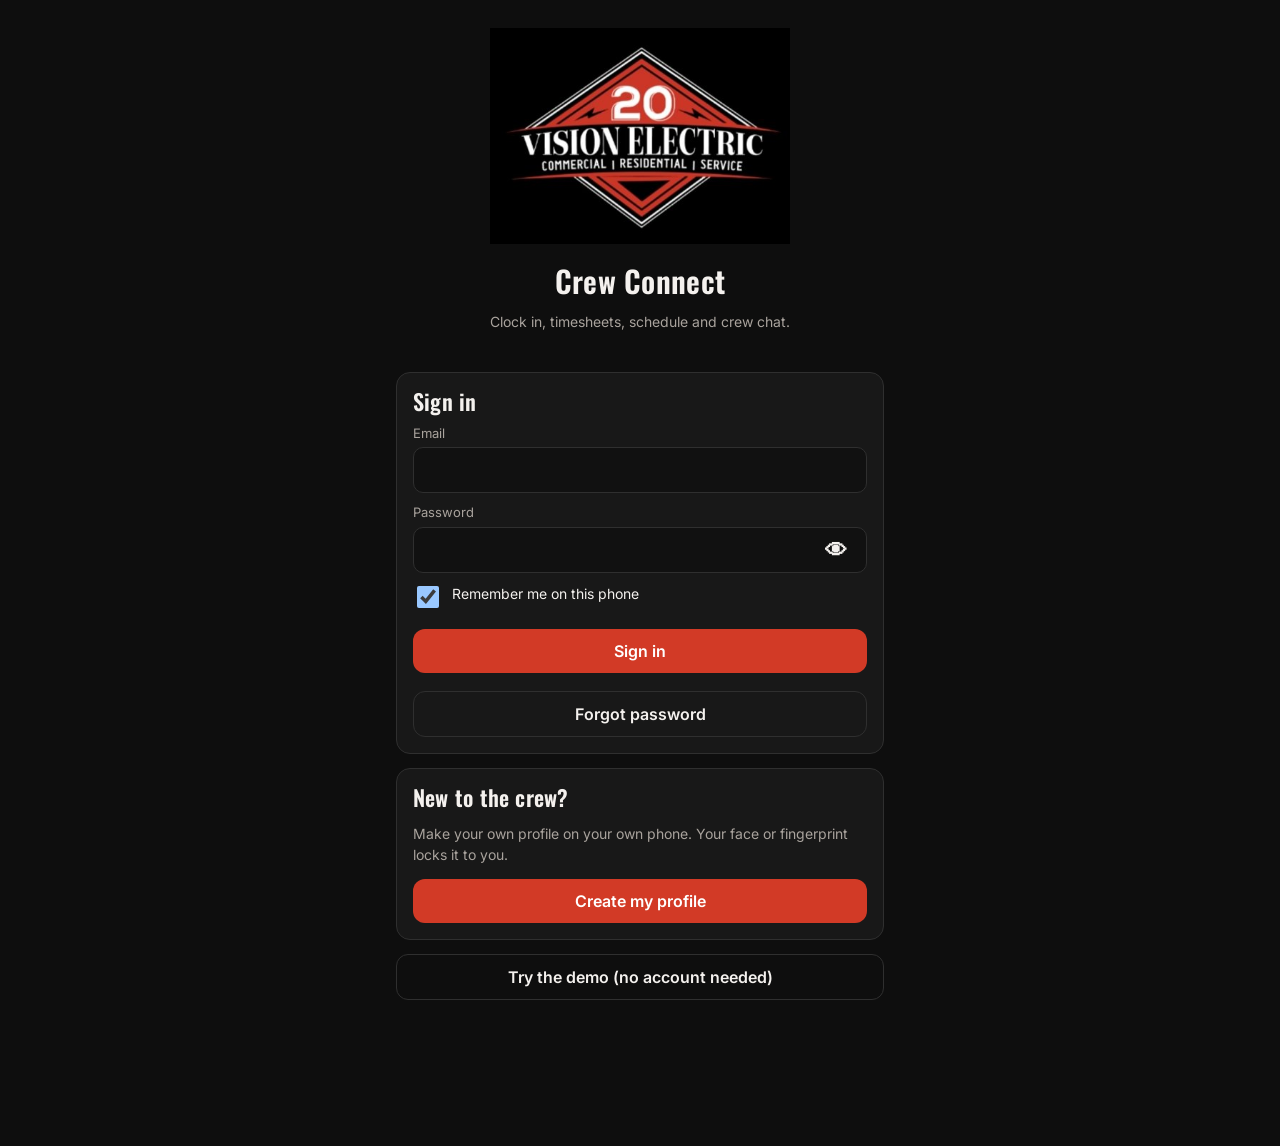
<file: index.html>
<!DOCTYPE html>
<html lang="en">
<head>
<meta charset="utf-8">
<meta name="viewport" content="width=device-width,initial-scale=1,viewport-fit=cover">
<meta name="theme-color" content="#0e0e0e">
<title>20 Vision Crew Connect</title>
<link rel="manifest" href="manifest.json">
<link rel="icon" href="icon-192.png">
<link rel="apple-touch-icon" href="icon-192.png">
<link href="https://fonts.googleapis.com/css2?family=Oswald:wght@500;600;700&family=Inter:wght@400;500;600;700&display=swap" rel="stylesheet">
<link rel="stylesheet" href="leaflet/leaflet.css">
<link rel="stylesheet" href="style.css">
</head>
<body>
<div id="root"><div class="boot"><img src="logo.jpg" alt="20 Vision Electric"><p>Loading…</p></div></div>
<script type="module" src="app.js"></script>
</body>
</html>
</file>
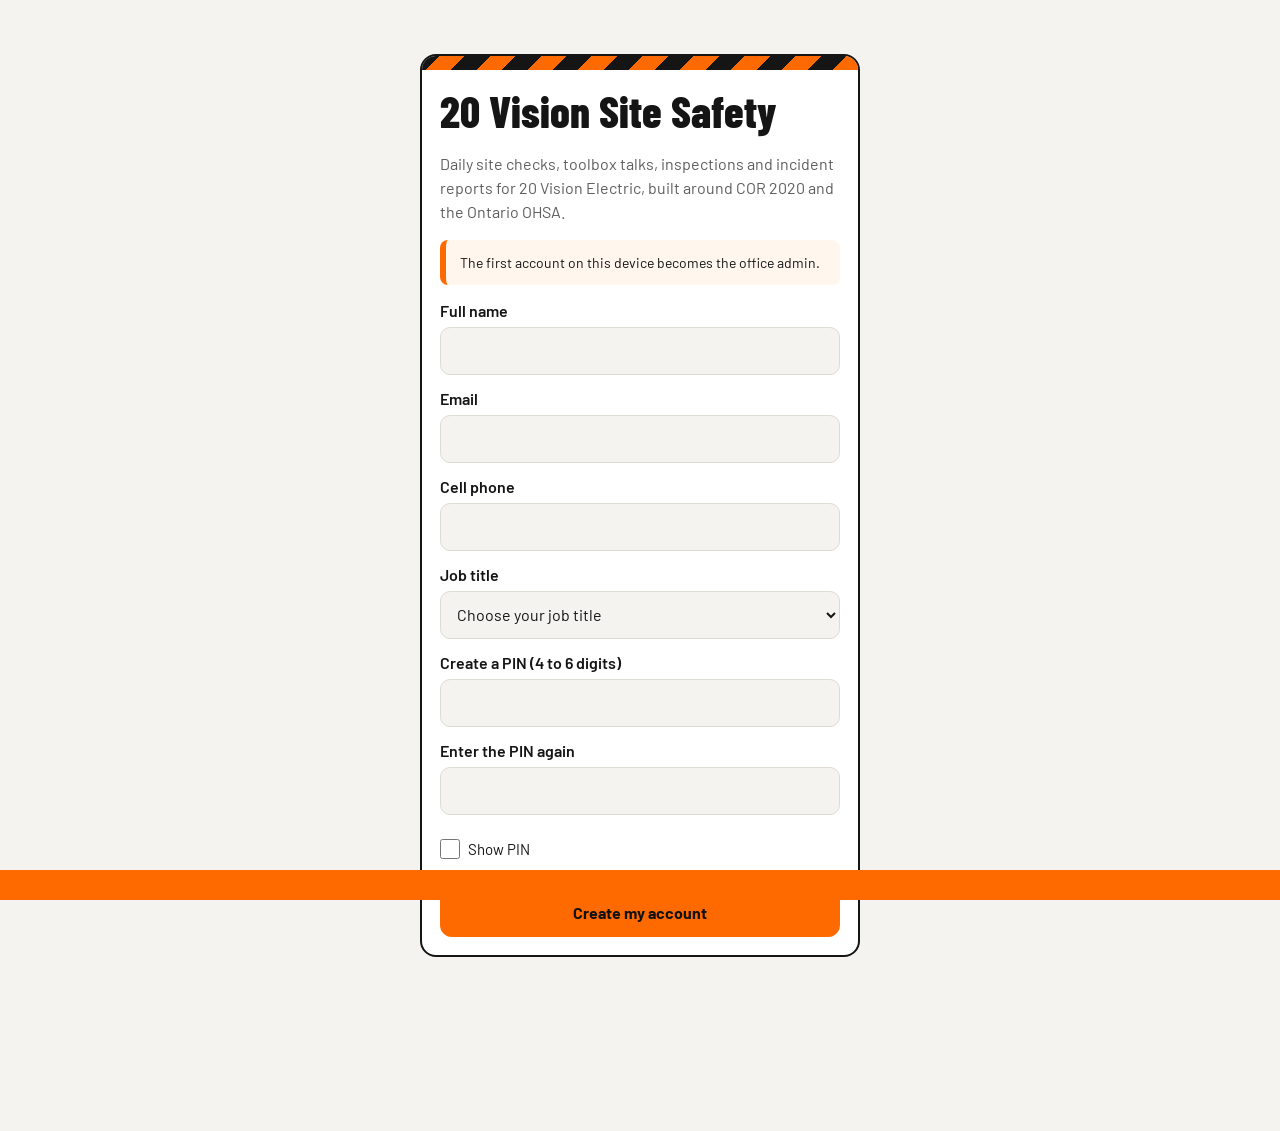
<file: safety/index.html>
<!DOCTYPE html>
<html lang="en-CA">
<head>
<meta charset="utf-8">
<meta name="viewport" content="width=device-width,initial-scale=1,viewport-fit=cover">
<meta name="theme-color" content="#151515">
<link rel="manifest" href="manifest.json">
<link rel="icon" href="icon-192.png">
<link rel="apple-touch-icon" href="icon-192.png">
<title>20 Vision Site Safety</title>
<link rel="preconnect" href="https://fonts.googleapis.com">
<link href="https://fonts.googleapis.com/css2?family=Barlow:wght@400;600;700&family=Barlow+Condensed:wght@700;800&display=swap" rel="stylesheet">
<style>/*
VOICE: plain, firm site-supervisor talk; big targets for gloved hands.
IDEA: a hi-vis field binder — tabbed sheets, tags, stamps.
PICTURE: the working app itself; today's site card with a GPS stamp up top.
COLOUR and TYPE: white paper, ink black, safety orange lead, hi-vis lime support, red for stop. Barlow Condensed + Barlow.
LAYOUT: one column on phones, bottom tab bar; two columns from 900px.
*/
:root{color-scheme:light dark;
--bg:light-dark(#f4f3ef,#121212);--card:light-dark(#ffffff,#1d1d1d);--ink:light-dark(#151515,#f2f2f2);--mute:light-dark(#5d5d5d,#a9a9a9);
--line:light-dark(#dedbd2,#333);--or:#ff6a00;--or2:light-dark(#c24f00,#ff8a3d);--lime:#c8f031;--red:#d62828;--grn:#1f9d55;--amb:#e0a100}
:root[data-theme=light]{color-scheme:light}:root[data-theme=dark]{color-scheme:dark}
*{box-sizing:border-box;min-width:0}
html,body{margin:0}
body{background:var(--bg);color:var(--ink);font:16px/1.5 Barlow,system-ui,sans-serif;overflow-x:clip;padding-bottom:calc(120px + env(safe-area-inset-bottom))}
h1,h2,h3{font-family:'Barlow Condensed',Barlow,sans-serif;line-height:1.05;margin:0 0 .4em;text-wrap:balance}
h1{font-size:clamp(30px,6vw,44px);font-weight:800}h2{font-size:26px;font-weight:700}h3{font-size:20px;font-weight:700}
a{color:var(--or2)}
header.top{position:sticky;top:0;z-index:5;background:#151515;color:#fff;display:flex;align-items:center;gap:12px;padding:10px max(4vw,14px);padding-top:calc(10px + env(safe-area-inset-top));border-bottom:6px solid var(--or)}
header.top .logo{font:800 22px/1 'Barlow Condensed',sans-serif;letter-spacing:.5px}
header.top .logo b{color:var(--or)}
header.top .who{margin-left:auto;font-size:14px;color:#ccc;text-align:right}
main{max-width:1100px;margin:0 auto;padding:18px max(4vw,14px)}
.grid{display:grid;gap:14px}
@media(min-width:900px){.g2{grid-template-columns:minmax(0,1fr) minmax(0,1fr)}.g3{grid-template-columns:repeat(3,minmax(0,1fr))}}
.card{background:var(--card);border:1px solid var(--line);border-radius:14px;padding:16px}
.hero{background:var(--card);border-radius:16px;border:2px solid var(--ink);overflow:hidden}
.hero .stripe{height:14px;background:repeating-linear-gradient(-45deg,var(--or) 0 18px,#151515 18px 36px)}
.hero .in{padding:18px}
.stamp{display:inline-flex;gap:8px;align-items:center;border:2px dashed light-dark(#137a40,var(--grn));color:light-dark(#137a40,var(--grn));border-radius:8px;padding:4px 10px;font-weight:700;font-size:14px}
.stamp.bad{border-color:var(--red);color:var(--red)}
.mute{color:var(--mute)}.small{font-size:14px}
.btn{display:inline-flex;align-items:center;justify-content:center;gap:8px;min-height:48px;padding:10px 18px;border-radius:12px;border:2px solid var(--ink);background:var(--card);color:var(--ink);font:700 16px Barlow,sans-serif;cursor:pointer;text-decoration:none}
.btn.pri{background:var(--or);border-color:var(--or);color:#111}
.btn.dark{background:#151515;color:#fff;border-color:#151515}
.btn.red{background:var(--red);border-color:var(--red);color:#fff}
.btn.sm{min-height:40px;padding:6px 12px;font-size:14px}
.btn.block{width:100%}
.btn:focus-visible,input:focus-visible,select:focus-visible,textarea:focus-visible{outline:3px solid var(--or);outline-offset:2px}
.row{display:flex;flex-wrap:wrap;gap:10px;align-items:center}
.tiles{display:grid;grid-template-columns:repeat(2,minmax(0,1fr));gap:10px}
@media(min-width:700px){.tiles{grid-template-columns:repeat(4,minmax(0,1fr))}}
.tile{background:var(--card);border:1px solid var(--line);border-radius:14px;padding:14px;min-height:92px;text-align:left;cursor:pointer;font:inherit;color:inherit;display:flex;flex-direction:column;justify-content:space-between}
.tile b{font:700 19px 'Barlow Condensed',sans-serif}
.tile span{font-size:13px;color:var(--mute)}
.tile.hot{border:2px solid var(--or)}
label.f{display:block;font-weight:600;margin:12px 0 4px}
input,select,textarea{width:100%;font:16px Barlow,sans-serif;padding:12px;border-radius:10px;border:1.5px solid var(--line);background:var(--bg);color:var(--ink);min-height:48px}
textarea{min-height:90px}
.chk{display:grid;grid-template-columns:minmax(0,1fr) auto;gap:10px;align-items:center;padding:12px 0;border-bottom:1px solid var(--line)}
.chk .ref{font-size:12px;color:var(--mute)}
.pfn{display:flex;gap:6px}
.pfn button{min-width:52px;min-height:44px;border-radius:10px;border:1.5px solid var(--line);background:var(--bg);color:var(--ink);font:700 14px Barlow,sans-serif;cursor:pointer}
.pfn button.on.y{background:var(--grn);color:#fff;border-color:var(--grn)}
.pfn button.on.n{background:var(--red);color:#fff;border-color:var(--red)}
.pfn button.on.na{background:#777;color:#fff;border-color:#777}
.chips{display:flex;flex-wrap:wrap;gap:8px}
.chip{border:1.5px solid var(--line);background:var(--bg);color:var(--ink);border-radius:999px;padding:8px 14px;min-height:42px;font:600 14px Barlow,sans-serif;cursor:pointer}
.chip.on{background:var(--ink);color:var(--bg);border-color:var(--ink)}
.pill{display:inline-block;border-radius:999px;padding:2px 10px;font-size:12px;font-weight:700;background:var(--line);white-space:nowrap}
.pill.ok{background:#d7f5e3;color:#0d5c31}.pill.bad{background:#fbd5d5;color:#8a1111}.pill.warn{background:#fff0c2;color:#6b4d00}
.list .it{display:flex;gap:12px;align-items:flex-start;padding:12px 0;border-bottom:1px solid var(--line);cursor:pointer}
.list .it:last-child{border-bottom:0}
.list .it .m{flex:1}
.bar{height:12px;background:var(--line);border-radius:8px;overflow:hidden}.bar i{display:block;height:100%;background:var(--or)}
.photos{display:grid;grid-template-columns:repeat(auto-fill,minmax(110px,1fr));gap:10px}
.ph{border:2px dashed var(--line);border-radius:12px;aspect-ratio:1;display:flex;align-items:center;justify-content:center;text-align:center;font-size:13px;padding:6px;cursor:pointer;position:relative;overflow:hidden;background:var(--bg)}
.ph img{position:absolute;inset:0;width:100%;height:100%;object-fit:cover}
.ph.done{border-style:solid;border-color:var(--grn)}
.ph input{position:absolute;inset:0;opacity:0;cursor:pointer}
canvas.sig{width:100%;height:160px;border:1.5px solid var(--line);border-radius:10px;background:#fff;touch-action:none}
nav.tabs{position:fixed;left:0;right:0;bottom:30px;z-index:6;background:var(--card);border-top:1px solid var(--line);display:grid;grid-template-columns:repeat(6,minmax(0,1fr));padding-bottom:env(safe-area-inset-bottom)}
nav.tabs button{background:none;border:0;color:var(--mute);font:600 12px Barlow,sans-serif;min-height:58px;cursor:pointer;display:flex;flex-direction:column;align-items:center;justify-content:center;gap:3px}
nav.tabs button.on{color:var(--or2)}
nav.tabs svg{width:24px;height:24px}
.ticker{position:fixed;left:0;right:0;bottom:0;height:30px;background:var(--or);color:#111;font-weight:700;overflow:hidden;white-space:nowrap;z-index:7;font-size:14px;line-height:30px}
.ticker span{display:inline-block;padding-left:100%;animation:tk 60s linear infinite}
@keyframes tk{to{transform:translateX(-100%)}}
@media(prefers-reduced-motion:reduce){.ticker span{animation:none;padding-left:12px}}
.toast{position:fixed;left:50%;bottom:110px;transform:translateX(-50%);background:#151515;color:#fff;padding:12px 18px;border-radius:12px;z-index:20;font-weight:600;max-width:90vw}
.modal{position:fixed;inset:0;background:#0008;z-index:30;display:flex;align-items:center;justify-content:center;padding:16px}
.modal .card{max-width:520px;width:100%;max-height:90vh;overflow:auto}
.warnbox{border-left:6px solid var(--red);background:light-dark(#fff3f3,#2a1414);padding:12px 14px;border-radius:8px}
.infobox{border-left:6px solid var(--or);background:light-dark(#fff6ee,#2a1d12);padding:12px 14px;border-radius:8px}
.okbox{border-left:6px solid var(--grn);background:light-dark(#eefaf3,#12241a);padding:12px 14px;border-radius:8px}
.kv{display:grid;grid-template-columns:9em minmax(0,1fr);gap:4px 12px;font-size:15px}
.kv dt{color:var(--mute)}.kv dd{margin:0;overflow-wrap:anywhere}
table{width:100%;border-collapse:collapse;font-size:14px}th,td{text-align:left;padding:8px;border-bottom:1px solid var(--line);vertical-align:top}
.scroll{overflow-x:auto}
.authwrap{max-width:440px;margin:6vh auto}
.big{font:800 clamp(34px,8vw,56px)/1 'Barlow Condensed',sans-serif}
@media print{header.top,nav.tabs,.ticker,.noprint{display:none!important}body{background:#fff;color:#000;padding:0}.card{border:1px solid #999}}

body.pdfmode #rec{background:#fff;color:#000;padding:8px;width:760px}body.pdfmode #rec .card,body.pdfmode #rec .hero{background:#fff;color:#000;border-color:#999}body.pdfmode #rec .mute{color:#444}

.chkline{display:flex;align-items:center;gap:8px;margin-top:10px;font-size:15px;cursor:pointer}.chkline input{width:20px;height:20px;margin:0}
</style>
</head>
<body>
<div id="app"></div>
<div class="ticker" aria-hidden="true"><span id="tk"></span></div>
<script src="qr.js"></script>
<script src="data.js"></script>
<script src="app.js"></script>
<script>if("serviceWorker" in navigator&&!window.Capacitor)navigator.serviceWorker.register("sw.js").catch(()=>{})</script>
</body>
</html>
</file>
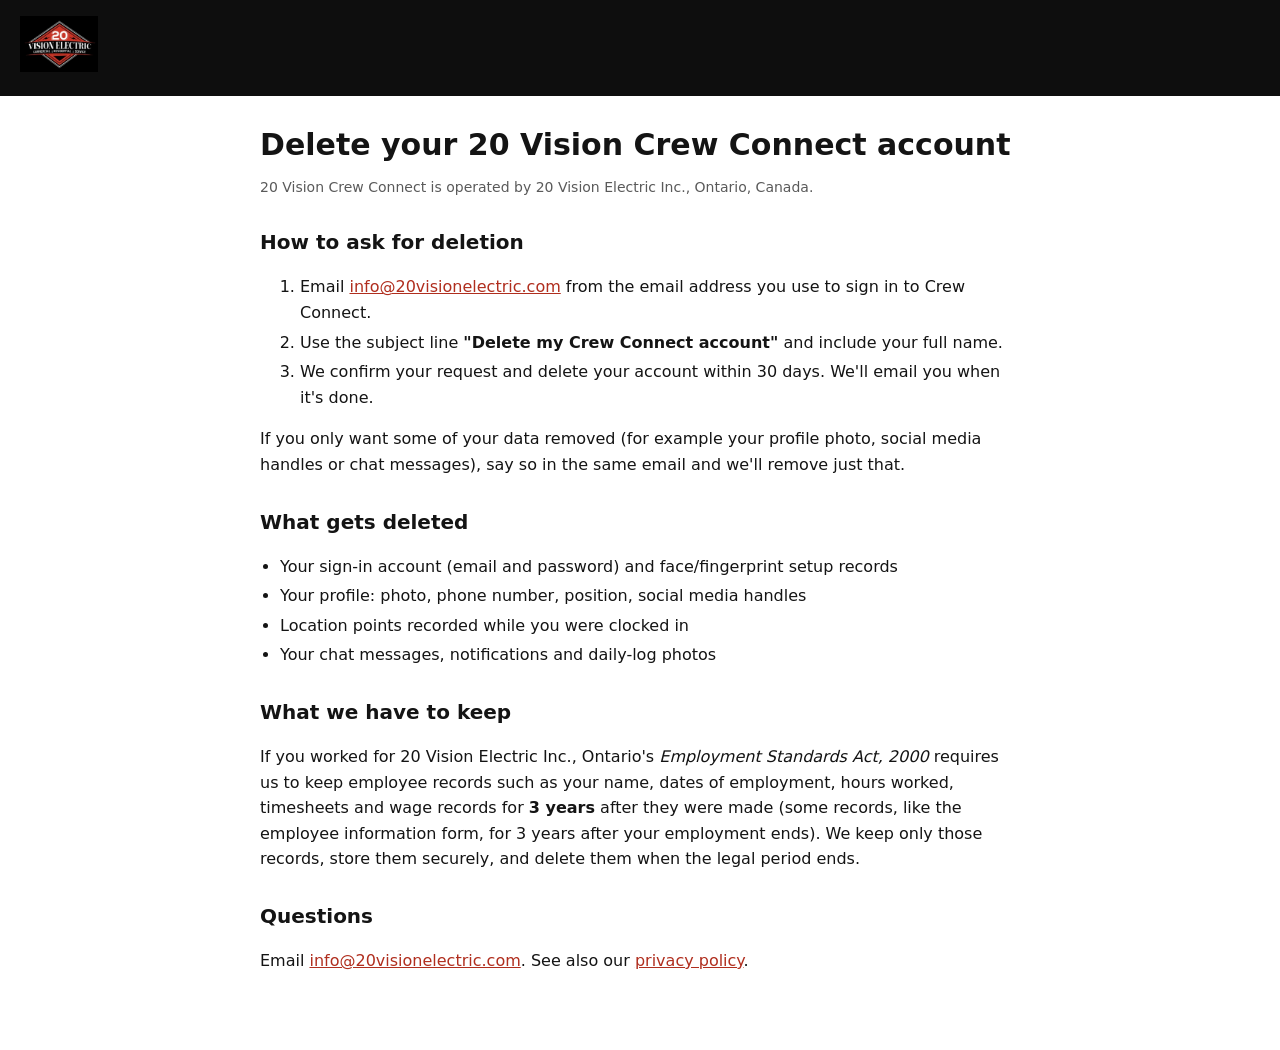
<file: delete-account.html>
<!DOCTYPE html>
<html lang="en">
<head>
<meta charset="utf-8">
<meta name="viewport" content="width=device-width,initial-scale=1">
<title>Delete your account – 20 Vision Crew Connect</title>
<style>
body{margin:0;background:#fff;color:#141414;font:16px/1.6 system-ui,-apple-system,Segoe UI,Roboto,sans-serif}
main{max-width:760px;margin:0 auto;padding:32px 20px 60px}
h1{font-size:30px;line-height:1.15;margin:0 0 4px}h2{font-size:20px;margin:28px 0 6px}
.muted{color:#5a5a5a;font-size:14px}header{background:#0e0e0e;padding:16px 20px}header img{height:56px}
ul{padding-left:20px}li{margin:4px 0}a{color:#b02e1e}
</style>
</head>
<body>
<header><img src="logo.jpg" alt="20 Vision Electric"></header>
<main>
<h1>Delete your 20 Vision Crew Connect account</h1>
<p class="muted">20 Vision Crew Connect is operated by 20 Vision Electric Inc., Ontario, Canada.</p>

<h2>How to ask for deletion</h2>
<ol>
<li>Email <a href="mailto:info@20visionelectric.com?subject=Delete%20my%20Crew%20Connect%20account">info@20visionelectric.com</a> from the email address you use to sign in to Crew Connect.</li>
<li>Use the subject line <b>"Delete my Crew Connect account"</b> and include your full name.</li>
<li>We confirm your request and delete your account within 30 days. We'll email you when it's done.</li>
</ol>
<p>If you only want some of your data removed (for example your profile photo, social media handles or chat messages), say so in the same email and we'll remove just that.</p>

<h2>What gets deleted</h2>
<ul>
<li>Your sign-in account (email and password) and face/fingerprint setup records</li>
<li>Your profile: photo, phone number, position, social media handles</li>
<li>Location points recorded while you were clocked in</li>
<li>Your chat messages, notifications and daily-log photos</li>
</ul>

<h2>What we have to keep</h2>
<p>If you worked for 20 Vision Electric Inc., Ontario's <i>Employment Standards Act, 2000</i> requires us to keep employee records such as your name, dates of employment, hours worked, timesheets and wage records for <b>3 years</b> after they were made (some records, like the employee information form, for 3 years after your employment ends). We keep only those records, store them securely, and delete them when the legal period ends.</p>

<h2>Questions</h2>
<p>Email <a href="mailto:info@20visionelectric.com">info@20visionelectric.com</a>. See also our <a href="privacy.html">privacy policy</a>.</p>
</main>
</body>
</html>
</file>
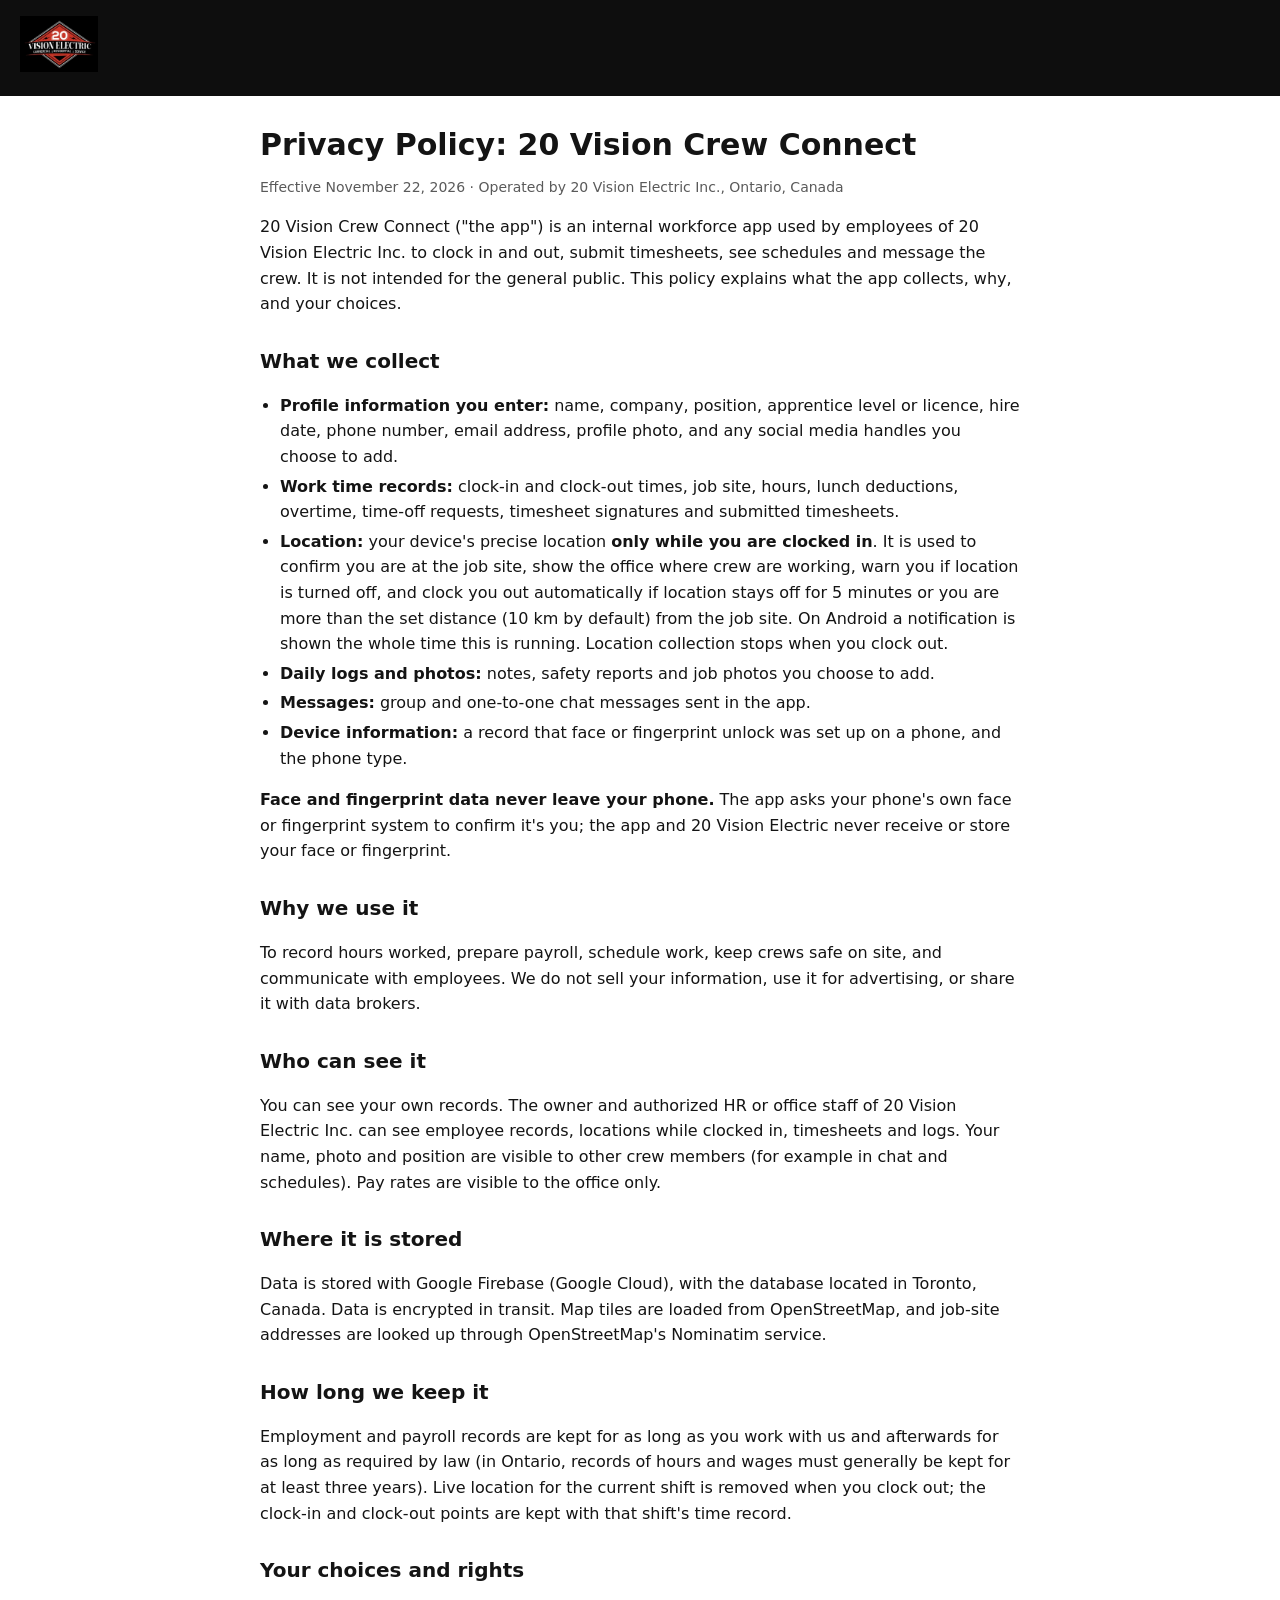
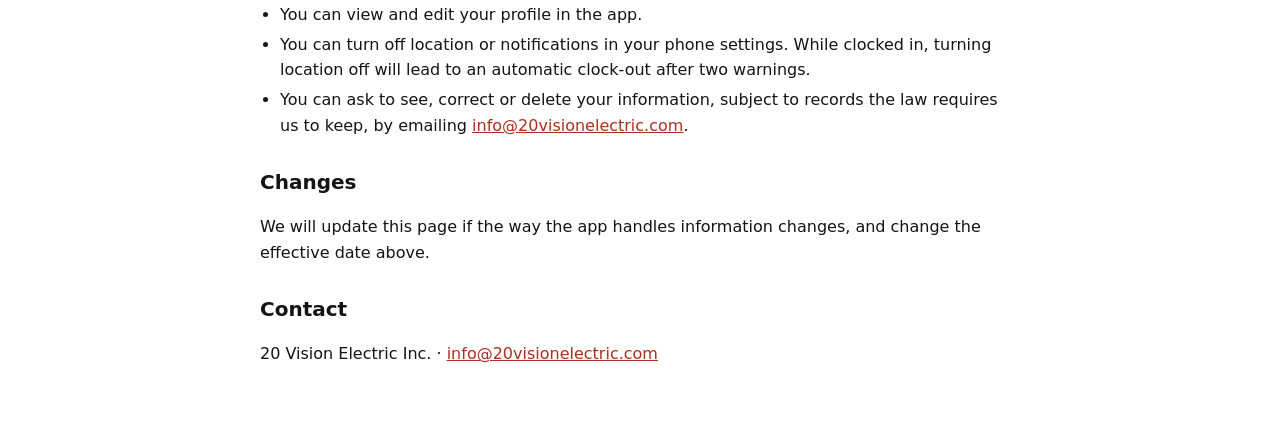
<file: privacy.html>
<!DOCTYPE html>
<html lang="en">
<head>
<meta charset="utf-8">
<meta name="viewport" content="width=device-width,initial-scale=1">
<title>Privacy Policy – 20 Vision Crew Connect</title>
<style>
body{margin:0;background:#fff;color:#141414;font:16px/1.6 system-ui,-apple-system,Segoe UI,Roboto,sans-serif}
main{max-width:760px;margin:0 auto;padding:32px 20px 60px}
h1{font-size:30px;line-height:1.15;margin:0 0 4px}h2{font-size:20px;margin:28px 0 6px}
.muted{color:#5a5a5a;font-size:14px}header{background:#0e0e0e;padding:16px 20px}header img{height:56px}
ul{padding-left:20px}li{margin:4px 0}a{color:#b02e1e}
</style>
</head>
<body>
<header><img src="logo.jpg" alt="20 Vision Electric"></header>
<main>
<h1>Privacy Policy: 20 Vision Crew Connect</h1>
<p class="muted">Effective November 22, 2026 · Operated by 20 Vision Electric Inc., Ontario, Canada</p>

<p>20 Vision Crew Connect ("the app") is an internal workforce app used by employees of 20 Vision Electric Inc. to clock in and out, submit timesheets, see schedules and message the crew. It is not intended for the general public. This policy explains what the app collects, why, and your choices.</p>

<h2>What we collect</h2>
<ul>
<li><b>Profile information you enter:</b> name, company, position, apprentice level or licence, hire date, phone number, email address, profile photo, and any social media handles you choose to add.</li>
<li><b>Work time records:</b> clock-in and clock-out times, job site, hours, lunch deductions, overtime, time-off requests, timesheet signatures and submitted timesheets.</li>
<li><b>Location:</b> your device's precise location <b>only while you are clocked in</b>. It is used to confirm you are at the job site, show the office where crew are working, warn you if location is turned off, and clock you out automatically if location stays off for 5 minutes or you are more than the set distance (10 km by default) from the job site. On Android a notification is shown the whole time this is running. Location collection stops when you clock out.</li>
<li><b>Daily logs and photos:</b> notes, safety reports and job photos you choose to add.</li>
<li><b>Messages:</b> group and one-to-one chat messages sent in the app.</li>
<li><b>Device information:</b> a record that face or fingerprint unlock was set up on a phone, and the phone type.</li>
</ul>
<p><b>Face and fingerprint data never leave your phone.</b> The app asks your phone's own face or fingerprint system to confirm it's you; the app and 20 Vision Electric never receive or store your face or fingerprint.</p>

<h2>Why we use it</h2>
<p>To record hours worked, prepare payroll, schedule work, keep crews safe on site, and communicate with employees. We do not sell your information, use it for advertising, or share it with data brokers.</p>

<h2>Who can see it</h2>
<p>You can see your own records. The owner and authorized HR or office staff of 20 Vision Electric Inc. can see employee records, locations while clocked in, timesheets and logs. Your name, photo and position are visible to other crew members (for example in chat and schedules). Pay rates are visible to the office only.</p>

<h2>Where it is stored</h2>
<p>Data is stored with Google Firebase (Google Cloud), with the database located in Toronto, Canada. Data is encrypted in transit. Map tiles are loaded from OpenStreetMap, and job-site addresses are looked up through OpenStreetMap's Nominatim service.</p>

<h2>How long we keep it</h2>
<p>Employment and payroll records are kept for as long as you work with us and afterwards for as long as required by law (in Ontario, records of hours and wages must generally be kept for at least three years). Live location for the current shift is removed when you clock out; the clock-in and clock-out points are kept with that shift's time record.</p>

<h2>Your choices and rights</h2>
<ul>
<li>You can view and edit your profile in the app.</li>
<li>You can turn off location or notifications in your phone settings. While clocked in, turning location off will lead to an automatic clock-out after two warnings.</li>
<li>You can ask to see, correct or delete your information, subject to records the law requires us to keep, by emailing <a href="mailto:info@20visionelectric.com">info@20visionelectric.com</a>.</li>
</ul>

<h2>Changes</h2>
<p>We will update this page if the way the app handles information changes, and change the effective date above.</p>

<h2>Contact</h2>
<p>20 Vision Electric Inc. · <a href="mailto:info@20visionelectric.com">info@20visionelectric.com</a></p>
</main>
</body>
</html>
</file>
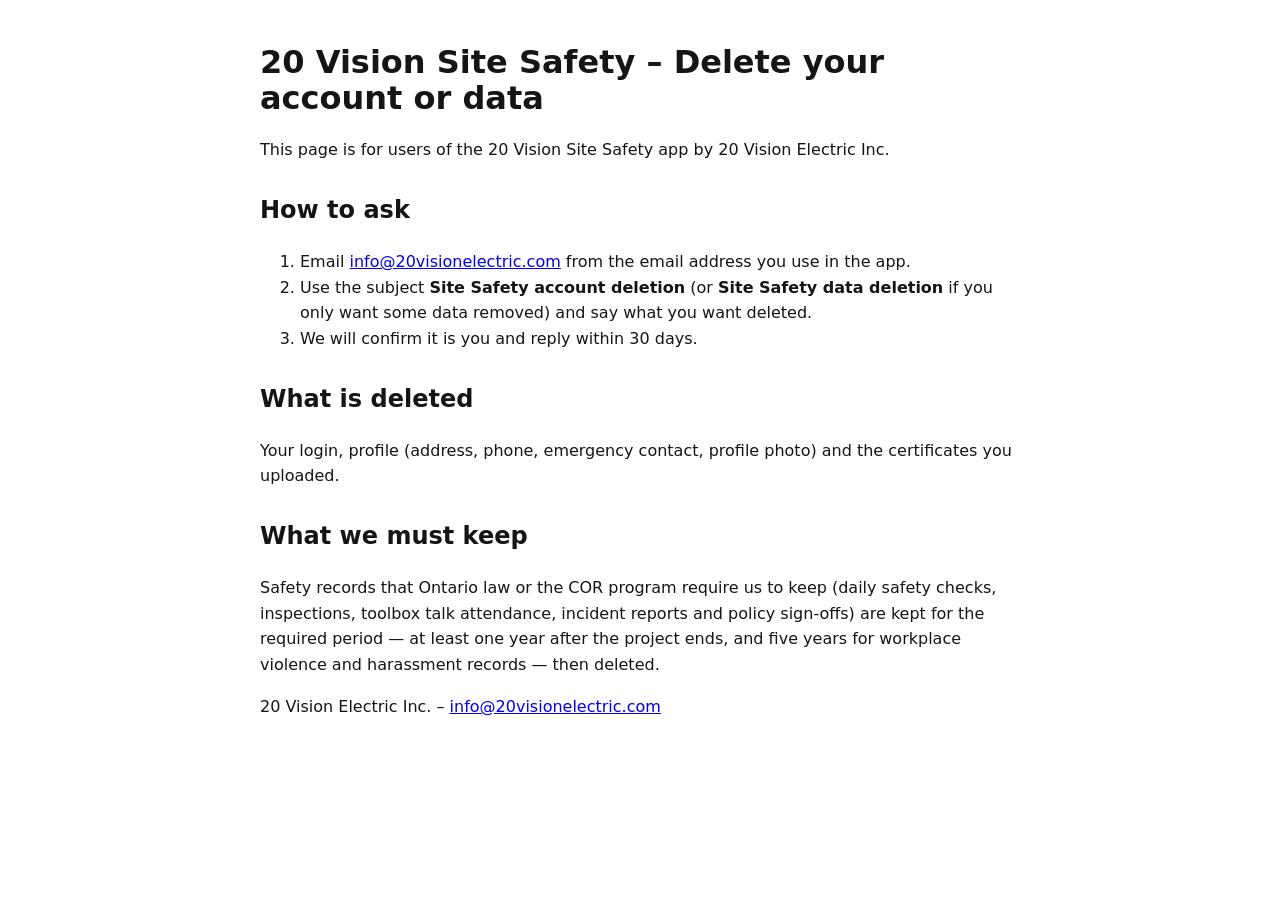
<file: safety/delete-account.html>
<!DOCTYPE html>
<html lang="en-CA"><head><meta charset="utf-8"><meta name="viewport" content="width=device-width,initial-scale=1"><title>20 Vision Site Safety – Delete your account or data</title>
<style>body{font:16px/1.6 system-ui,sans-serif;max-width:760px;margin:0 auto;padding:24px;color:#151515}h1{line-height:1.1}h2{margin-top:28px}</style></head><body>
<h1>20 Vision Site Safety – Delete your account or data</h1>
<p>This page is for users of the 20 Vision Site Safety app by 20 Vision Electric Inc.</p>
<h2>How to ask</h2>
<ol>
<li>Email <a href="mailto:info@20visionelectric.com?subject=Site%20Safety%20account%20deletion">info@20visionelectric.com</a> from the email address you use in the app.</li>
<li>Use the subject <b>Site Safety account deletion</b> (or <b>Site Safety data deletion</b> if you only want some data removed) and say what you want deleted.</li>
<li>We will confirm it is you and reply within 30 days.</li>
</ol>
<h2>What is deleted</h2>
<p>Your login, profile (address, phone, emergency contact, profile photo) and the certificates you uploaded.</p>
<h2>What we must keep</h2>
<p>Safety records that Ontario law or the COR program require us to keep (daily safety checks, inspections, toolbox talk attendance, incident reports and policy sign-offs) are kept for the required period — at least one year after the project ends, and five years for workplace violence and harassment records — then deleted.</p>
<p>20 Vision Electric Inc. – <a href="mailto:info@20visionelectric.com">info@20visionelectric.com</a></p>
</body></html>
</file>
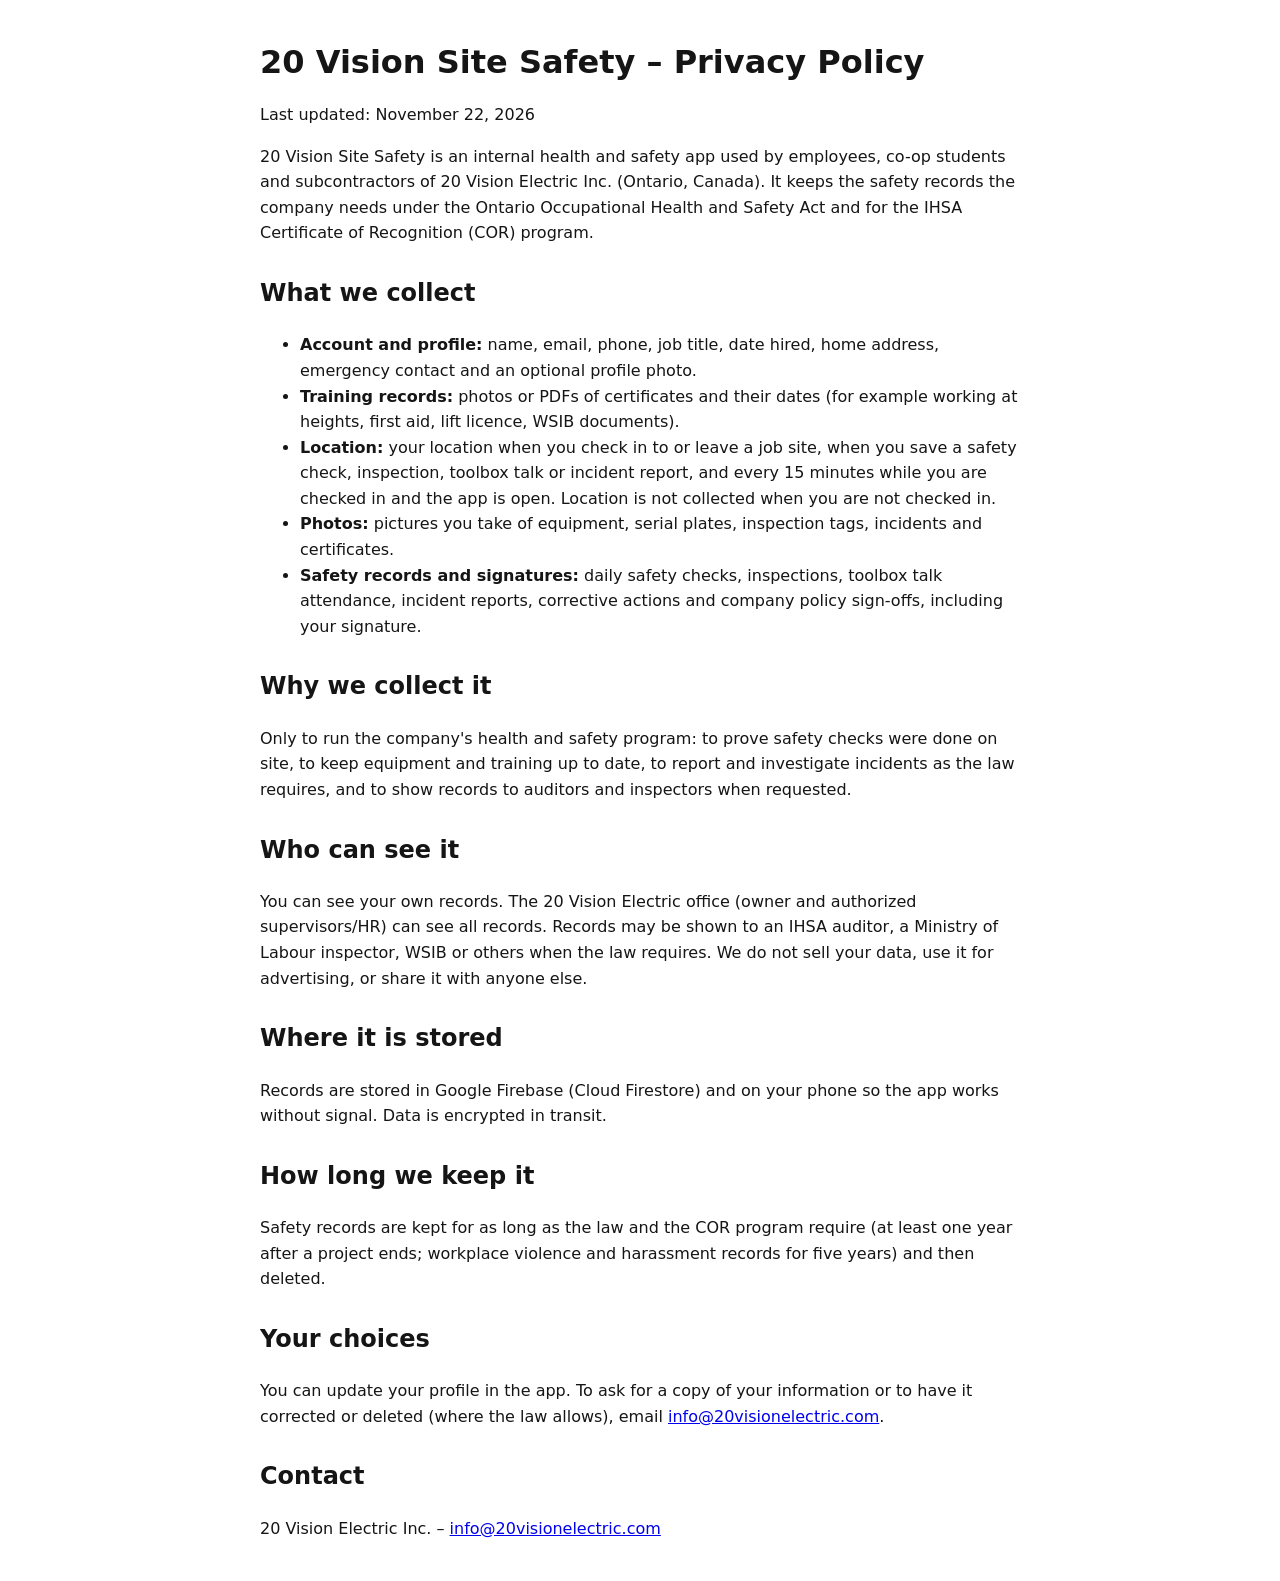
<file: safety/privacy.html>
<!DOCTYPE html>
<html lang="en-CA"><head><meta charset="utf-8"><meta name="viewport" content="width=device-width,initial-scale=1"><title>20 Vision Site Safety – Privacy Policy</title>
<style>body{font:16px/1.6 system-ui,sans-serif;max-width:760px;margin:0 auto;padding:24px;color:#151515}h1{line-height:1.1}h2{margin-top:28px}</style></head><body>
<h1>20 Vision Site Safety – Privacy Policy</h1>
<p>Last updated: November 22, 2026</p>
<p>20 Vision Site Safety is an internal health and safety app used by employees, co-op students and subcontractors of 20 Vision Electric Inc. (Ontario, Canada). It keeps the safety records the company needs under the Ontario Occupational Health and Safety Act and for the IHSA Certificate of Recognition (COR) program.</p>
<h2>What we collect</h2>
<ul>
<li><b>Account and profile:</b> name, email, phone, job title, date hired, home address, emergency contact and an optional profile photo.</li>
<li><b>Training records:</b> photos or PDFs of certificates and their dates (for example working at heights, first aid, lift licence, WSIB documents).</li>
<li><b>Location:</b> your location when you check in to or leave a job site, when you save a safety check, inspection, toolbox talk or incident report, and every 15 minutes while you are checked in and the app is open. Location is not collected when you are not checked in.</li>
<li><b>Photos:</b> pictures you take of equipment, serial plates, inspection tags, incidents and certificates.</li>
<li><b>Safety records and signatures:</b> daily safety checks, inspections, toolbox talk attendance, incident reports, corrective actions and company policy sign-offs, including your signature.</li>
</ul>
<h2>Why we collect it</h2>
<p>Only to run the company's health and safety program: to prove safety checks were done on site, to keep equipment and training up to date, to report and investigate incidents as the law requires, and to show records to auditors and inspectors when requested.</p>
<h2>Who can see it</h2>
<p>You can see your own records. The 20 Vision Electric office (owner and authorized supervisors/HR) can see all records. Records may be shown to an IHSA auditor, a Ministry of Labour inspector, WSIB or others when the law requires. We do not sell your data, use it for advertising, or share it with anyone else.</p>
<h2>Where it is stored</h2>
<p>Records are stored in Google Firebase (Cloud Firestore) and on your phone so the app works without signal. Data is encrypted in transit.</p>
<h2>How long we keep it</h2>
<p>Safety records are kept for as long as the law and the COR program require (at least one year after a project ends; workplace violence and harassment records for five years) and then deleted.</p>
<h2>Your choices</h2>
<p>You can update your profile in the app. To ask for a copy of your information or to have it corrected or deleted (where the law allows), email <a href="mailto:info@20visionelectric.com">info@20visionelectric.com</a>.</p>
<h2>Contact</h2>
<p>20 Vision Electric Inc. – <a href="mailto:info@20visionelectric.com">info@20visionelectric.com</a></p>
</body></html>
</file>
<file: leaflet/leaflet.css>
/* required styles */

.leaflet-pane,
.leaflet-tile,
.leaflet-marker-icon,
.leaflet-marker-shadow,
.leaflet-tile-container,
.leaflet-pane > svg,
.leaflet-pane > canvas,
.leaflet-zoom-box,
.leaflet-image-layer,
.leaflet-layer {
	position: absolute;
	left: 0;
	top: 0;
	}
.leaflet-container {
	overflow: hidden;
	}
.leaflet-tile,
.leaflet-marker-icon,
.leaflet-marker-shadow {
	-webkit-user-select: none;
	   -moz-user-select: none;
	        user-select: none;
	  -webkit-user-drag: none;
	}
/* Prevents IE11 from highlighting tiles in blue */
.leaflet-tile::selection {
	background: transparent;
}
/* Safari renders non-retina tile on retina better with this, but Chrome is worse */
.leaflet-safari .leaflet-tile {
	image-rendering: -webkit-optimize-contrast;
	}
/* hack that prevents hw layers "stretching" when loading new tiles */
.leaflet-safari .leaflet-tile-container {
	width: 1600px;
	height: 1600px;
	-webkit-transform-origin: 0 0;
	}
.leaflet-marker-icon,
.leaflet-marker-shadow {
	display: block;
	}
/* .leaflet-container svg: reset svg max-width decleration shipped in Joomla! (joomla.org) 3.x */
/* .leaflet-container img: map is broken in FF if you have max-width: 100% on tiles */
.leaflet-container .leaflet-overlay-pane svg {
	max-width: none !important;
	max-height: none !important;
	}
.leaflet-container .leaflet-marker-pane img,
.leaflet-container .leaflet-shadow-pane img,
.leaflet-container .leaflet-tile-pane img,
.leaflet-container img.leaflet-image-layer,
.leaflet-container .leaflet-tile {
	max-width: none !important;
	max-height: none !important;
	width: auto;
	padding: 0;
	}

.leaflet-container img.leaflet-tile {
	/* See: https://bugs.chromium.org/p/chromium/issues/detail?id=600120 */
	mix-blend-mode: plus-lighter;
}

.leaflet-container.leaflet-touch-zoom {
	-ms-touch-action: pan-x pan-y;
	touch-action: pan-x pan-y;
	}
.leaflet-container.leaflet-touch-drag {
	-ms-touch-action: pinch-zoom;
	/* Fallback for FF which doesn't support pinch-zoom */
	touch-action: none;
	touch-action: pinch-zoom;
}
.leaflet-container.leaflet-touch-drag.leaflet-touch-zoom {
	-ms-touch-action: none;
	touch-action: none;
}
.leaflet-container {
	-webkit-tap-highlight-color: transparent;
}
.leaflet-container a {
	-webkit-tap-highlight-color: rgba(51, 181, 229, 0.4);
}
.leaflet-tile {
	filter: inherit;
	visibility: hidden;
	}
.leaflet-tile-loaded {
	visibility: inherit;
	}
.leaflet-zoom-box {
	width: 0;
	height: 0;
	-moz-box-sizing: border-box;
	     box-sizing: border-box;
	z-index: 800;
	}
/* workaround for https://bugzilla.mozilla.org/show_bug.cgi?id=888319 */
.leaflet-overlay-pane svg {
	-moz-user-select: none;
	}

.leaflet-pane         { z-index: 400; }

.leaflet-tile-pane    { z-index: 200; }
.leaflet-overlay-pane { z-index: 400; }
.leaflet-shadow-pane  { z-index: 500; }
.leaflet-marker-pane  { z-index: 600; }
.leaflet-tooltip-pane   { z-index: 650; }
.leaflet-popup-pane   { z-index: 700; }

.leaflet-map-pane canvas { z-index: 100; }
.leaflet-map-pane svg    { z-index: 200; }

.leaflet-vml-shape {
	width: 1px;
	height: 1px;
	}
.lvml {
	behavior: url(#default#VML);
	display: inline-block;
	position: absolute;
	}


/* control positioning */

.leaflet-control {
	position: relative;
	z-index: 800;
	pointer-events: visiblePainted; /* IE 9-10 doesn't have auto */
	pointer-events: auto;
	}
.leaflet-top,
.leaflet-bottom {
	position: absolute;
	z-index: 1000;
	pointer-events: none;
	}
.leaflet-top {
	top: 0;
	}
.leaflet-right {
	right: 0;
	}
.leaflet-bottom {
	bottom: 0;
	}
.leaflet-left {
	left: 0;
	}
.leaflet-control {
	float: left;
	clear: both;
	}
.leaflet-right .leaflet-control {
	float: right;
	}
.leaflet-top .leaflet-control {
	margin-top: 10px;
	}
.leaflet-bottom .leaflet-control {
	margin-bottom: 10px;
	}
.leaflet-left .leaflet-control {
	margin-left: 10px;
	}
.leaflet-right .leaflet-control {
	margin-right: 10px;
	}


/* zoom and fade animations */

.leaflet-fade-anim .leaflet-popup {
	opacity: 0;
	-webkit-transition: opacity 0.2s linear;
	   -moz-transition: opacity 0.2s linear;
	        transition: opacity 0.2s linear;
	}
.leaflet-fade-anim .leaflet-map-pane .leaflet-popup {
	opacity: 1;
	}
.leaflet-zoom-animated {
	-webkit-transform-origin: 0 0;
	    -ms-transform-origin: 0 0;
	        transform-origin: 0 0;
	}
svg.leaflet-zoom-animated {
	will-change: transform;
}

.leaflet-zoom-anim .leaflet-zoom-animated {
	-webkit-transition: -webkit-transform 0.25s cubic-bezier(0,0,0.25,1);
	   -moz-transition:    -moz-transform 0.25s cubic-bezier(0,0,0.25,1);
	        transition:         transform 0.25s cubic-bezier(0,0,0.25,1);
	}
.leaflet-zoom-anim .leaflet-tile,
.leaflet-pan-anim .leaflet-tile {
	-webkit-transition: none;
	   -moz-transition: none;
	        transition: none;
	}

.leaflet-zoom-anim .leaflet-zoom-hide {
	visibility: hidden;
	}


/* cursors */

.leaflet-interactive {
	cursor: pointer;
	}
.leaflet-grab {
	cursor: -webkit-grab;
	cursor:    -moz-grab;
	cursor:         grab;
	}
.leaflet-crosshair,
.leaflet-crosshair .leaflet-interactive {
	cursor: crosshair;
	}
.leaflet-popup-pane,
.leaflet-control {
	cursor: auto;
	}
.leaflet-dragging .leaflet-grab,
.leaflet-dragging .leaflet-grab .leaflet-interactive,
.leaflet-dragging .leaflet-marker-draggable {
	cursor: move;
	cursor: -webkit-grabbing;
	cursor:    -moz-grabbing;
	cursor:         grabbing;
	}

/* marker & overlays interactivity */
.leaflet-marker-icon,
.leaflet-marker-shadow,
.leaflet-image-layer,
.leaflet-pane > svg path,
.leaflet-tile-container {
	pointer-events: none;
	}

.leaflet-marker-icon.leaflet-interactive,
.leaflet-image-layer.leaflet-interactive,
.leaflet-pane > svg path.leaflet-interactive,
svg.leaflet-image-layer.leaflet-interactive path {
	pointer-events: visiblePainted; /* IE 9-10 doesn't have auto */
	pointer-events: auto;
	}

/* visual tweaks */

.leaflet-container {
	background: #ddd;
	outline-offset: 1px;
	}
.leaflet-container a {
	color: #0078A8;
	}
.leaflet-zoom-box {
	border: 2px dotted #38f;
	background: rgba(255,255,255,0.5);
	}


/* general typography */
.leaflet-container {
	font-family: "Helvetica Neue", Arial, Helvetica, sans-serif;
	font-size: 12px;
	font-size: 0.75rem;
	line-height: 1.5;
	}


/* general toolbar styles */

.leaflet-bar {
	box-shadow: 0 1px 5px rgba(0,0,0,0.65);
	border-radius: 4px;
	}
.leaflet-bar a {
	background-color: #fff;
	border-bottom: 1px solid #ccc;
	width: 26px;
	height: 26px;
	line-height: 26px;
	display: block;
	text-align: center;
	text-decoration: none;
	color: black;
	}
.leaflet-bar a,
.leaflet-control-layers-toggle {
	background-position: 50% 50%;
	background-repeat: no-repeat;
	display: block;
	}
.leaflet-bar a:hover,
.leaflet-bar a:focus {
	background-color: #f4f4f4;
	}
.leaflet-bar a:first-child {
	border-top-left-radius: 4px;
	border-top-right-radius: 4px;
	}
.leaflet-bar a:last-child {
	border-bottom-left-radius: 4px;
	border-bottom-right-radius: 4px;
	border-bottom: none;
	}
.leaflet-bar a.leaflet-disabled {
	cursor: default;
	background-color: #f4f4f4;
	color: #bbb;
	}

.leaflet-touch .leaflet-bar a {
	width: 30px;
	height: 30px;
	line-height: 30px;
	}
.leaflet-touch .leaflet-bar a:first-child {
	border-top-left-radius: 2px;
	border-top-right-radius: 2px;
	}
.leaflet-touch .leaflet-bar a:last-child {
	border-bottom-left-radius: 2px;
	border-bottom-right-radius: 2px;
	}

/* zoom control */

.leaflet-control-zoom-in,
.leaflet-control-zoom-out {
	font: bold 18px 'Lucida Console', Monaco, monospace;
	text-indent: 1px;
	}

.leaflet-touch .leaflet-control-zoom-in, .leaflet-touch .leaflet-control-zoom-out  {
	font-size: 22px;
	}


/* layers control */

.leaflet-control-layers {
	box-shadow: 0 1px 5px rgba(0,0,0,0.4);
	background: #fff;
	border-radius: 5px;
	}
.leaflet-control-layers-toggle {
	background-image: url(images/layers.png);
	width: 36px;
	height: 36px;
	}
.leaflet-retina .leaflet-control-layers-toggle {
	background-image: url(images/layers-2x.png);
	background-size: 26px 26px;
	}
.leaflet-touch .leaflet-control-layers-toggle {
	width: 44px;
	height: 44px;
	}
.leaflet-control-layers .leaflet-control-layers-list,
.leaflet-control-layers-expanded .leaflet-control-layers-toggle {
	display: none;
	}
.leaflet-control-layers-expanded .leaflet-control-layers-list {
	display: block;
	position: relative;
	}
.leaflet-control-layers-expanded {
	padding: 6px 10px 6px 6px;
	color: #333;
	background: #fff;
	}
.leaflet-control-layers-scrollbar {
	overflow-y: scroll;
	overflow-x: hidden;
	padding-right: 5px;
	}
.leaflet-control-layers-selector {
	margin-top: 2px;
	position: relative;
	top: 1px;
	}
.leaflet-control-layers label {
	display: block;
	font-size: 13px;
	font-size: 1.08333em;
	}
.leaflet-control-layers-separator {
	height: 0;
	border-top: 1px solid #ddd;
	margin: 5px -10px 5px -6px;
	}

/* Default icon URLs */
.leaflet-default-icon-path { /* used only in path-guessing heuristic, see L.Icon.Default */
	background-image: url(images/marker-icon.png);
	}


/* attribution and scale controls */

.leaflet-container .leaflet-control-attribution {
	background: #fff;
	background: rgba(255, 255, 255, 0.8);
	margin: 0;
	}
.leaflet-control-attribution,
.leaflet-control-scale-line {
	padding: 0 5px;
	color: #333;
	line-height: 1.4;
	}
.leaflet-control-attribution a {
	text-decoration: none;
	}
.leaflet-control-attribution a:hover,
.leaflet-control-attribution a:focus {
	text-decoration: underline;
	}
.leaflet-attribution-flag {
	display: inline !important;
	vertical-align: baseline !important;
	width: 1em;
	height: 0.6669em;
	}
.leaflet-left .leaflet-control-scale {
	margin-left: 5px;
	}
.leaflet-bottom .leaflet-control-scale {
	margin-bottom: 5px;
	}
.leaflet-control-scale-line {
	border: 2px solid #777;
	border-top: none;
	line-height: 1.1;
	padding: 2px 5px 1px;
	white-space: nowrap;
	-moz-box-sizing: border-box;
	     box-sizing: border-box;
	background: rgba(255, 255, 255, 0.8);
	text-shadow: 1px 1px #fff;
	}
.leaflet-control-scale-line:not(:first-child) {
	border-top: 2px solid #777;
	border-bottom: none;
	margin-top: -2px;
	}
.leaflet-control-scale-line:not(:first-child):not(:last-child) {
	border-bottom: 2px solid #777;
	}

.leaflet-touch .leaflet-control-attribution,
.leaflet-touch .leaflet-control-layers,
.leaflet-touch .leaflet-bar {
	box-shadow: none;
	}
.leaflet-touch .leaflet-control-layers,
.leaflet-touch .leaflet-bar {
	border: 2px solid rgba(0,0,0,0.2);
	background-clip: padding-box;
	}


/* popup */

.leaflet-popup {
	position: absolute;
	text-align: center;
	margin-bottom: 20px;
	}
.leaflet-popup-content-wrapper {
	padding: 1px;
	text-align: left;
	border-radius: 12px;
	}
.leaflet-popup-content {
	margin: 13px 24px 13px 20px;
	line-height: 1.3;
	font-size: 13px;
	font-size: 1.08333em;
	min-height: 1px;
	}
.leaflet-popup-content p {
	margin: 17px 0;
	margin: 1.3em 0;
	}
.leaflet-popup-tip-container {
	width: 40px;
	height: 20px;
	position: absolute;
	left: 50%;
	margin-top: -1px;
	margin-left: -20px;
	overflow: hidden;
	pointer-events: none;
	}
.leaflet-popup-tip {
	width: 17px;
	height: 17px;
	padding: 1px;

	margin: -10px auto 0;
	pointer-events: auto;

	-webkit-transform: rotate(45deg);
	   -moz-transform: rotate(45deg);
	    -ms-transform: rotate(45deg);
	        transform: rotate(45deg);
	}
.leaflet-popup-content-wrapper,
.leaflet-popup-tip {
	background: white;
	color: #333;
	box-shadow: 0 3px 14px rgba(0,0,0,0.4);
	}
.leaflet-container a.leaflet-popup-close-button {
	position: absolute;
	top: 0;
	right: 0;
	border: none;
	text-align: center;
	width: 24px;
	height: 24px;
	font: 16px/24px Tahoma, Verdana, sans-serif;
	color: #757575;
	text-decoration: none;
	background: transparent;
	}
.leaflet-container a.leaflet-popup-close-button:hover,
.leaflet-container a.leaflet-popup-close-button:focus {
	color: #585858;
	}
.leaflet-popup-scrolled {
	overflow: auto;
	}

.leaflet-oldie .leaflet-popup-content-wrapper {
	-ms-zoom: 1;
	}
.leaflet-oldie .leaflet-popup-tip {
	width: 24px;
	margin: 0 auto;

	-ms-filter: "progid:DXImageTransform.Microsoft.Matrix(M11=0.70710678, M12=0.70710678, M21=-0.70710678, M22=0.70710678)";
	filter: progid:DXImageTransform.Microsoft.Matrix(M11=0.70710678, M12=0.70710678, M21=-0.70710678, M22=0.70710678);
	}

.leaflet-oldie .leaflet-control-zoom,
.leaflet-oldie .leaflet-control-layers,
.leaflet-oldie .leaflet-popup-content-wrapper,
.leaflet-oldie .leaflet-popup-tip {
	border: 1px solid #999;
	}


/* div icon */

.leaflet-div-icon {
	background: #fff;
	border: 1px solid #666;
	}


/* Tooltip */
/* Base styles for the element that has a tooltip */
.leaflet-tooltip {
	position: absolute;
	padding: 6px;
	background-color: #fff;
	border: 1px solid #fff;
	border-radius: 3px;
	color: #222;
	white-space: nowrap;
	-webkit-user-select: none;
	-moz-user-select: none;
	-ms-user-select: none;
	user-select: none;
	pointer-events: none;
	box-shadow: 0 1px 3px rgba(0,0,0,0.4);
	}
.leaflet-tooltip.leaflet-interactive {
	cursor: pointer;
	pointer-events: auto;
	}
.leaflet-tooltip-top:before,
.leaflet-tooltip-bottom:before,
.leaflet-tooltip-left:before,
.leaflet-tooltip-right:before {
	position: absolute;
	pointer-events: none;
	border: 6px solid transparent;
	background: transparent;
	content: "";
	}

/* Directions */

.leaflet-tooltip-bottom {
	margin-top: 6px;
}
.leaflet-tooltip-top {
	margin-top: -6px;
}
.leaflet-tooltip-bottom:before,
.leaflet-tooltip-top:before {
	left: 50%;
	margin-left: -6px;
	}
.leaflet-tooltip-top:before {
	bottom: 0;
	margin-bottom: -12px;
	border-top-color: #fff;
	}
.leaflet-tooltip-bottom:before {
	top: 0;
	margin-top: -12px;
	margin-left: -6px;
	border-bottom-color: #fff;
	}
.leaflet-tooltip-left {
	margin-left: -6px;
}
.leaflet-tooltip-right {
	margin-left: 6px;
}
.leaflet-tooltip-left:before,
.leaflet-tooltip-right:before {
	top: 50%;
	margin-top: -6px;
	}
.leaflet-tooltip-left:before {
	right: 0;
	margin-right: -12px;
	border-left-color: #fff;
	}
.leaflet-tooltip-right:before {
	left: 0;
	margin-left: -12px;
	border-right-color: #fff;
	}

/* Printing */

@media print {
	/* Prevent printers from removing background-images of controls. */
	.leaflet-control {
		-webkit-print-color-adjust: exact;
		print-color-adjust: exact;
		}
	}
</file>
<file: style.css>
/* VOICE: a crew foreman's tool, direct and loud where it matters (clock, warnings), calm elsewhere
   IDEA: the 20 Vision job-site badge: black field, red diamond, white stencil type
   PICTURE: the big clock-in dial on the employee home; the live crew map on admin
   COLOUR and TYPE: black #0e0e0e, brand red #d23a26, white; Oswald for headings, Inter for body
   LAYOUT: phone-width app for crew, wide two-column for admin, stacks under 600px */
:root{color-scheme:dark;--bg:#0e0e0e;--panel:#181818;--panel2:#222;--line:#2f2f2f;--ink:#f4f1ee;--mute:#a9a39d;--red:#d23a26;--red2:#ff5a3f;--ok:#3fbf6f;--warn:#f0a020;--r:14px}
*{box-sizing:border-box;min-width:0}
body{margin:0;background:var(--bg);color:var(--ink);font:16px/1.5 Inter,system-ui,sans-serif;overflow-x:clip}
h1,h2,h3{font-family:Oswald,Impact,sans-serif;font-weight:600;letter-spacing:.01em;margin:0 0 8px;line-height:1.1}
h1{font-size:30px}h2{font-size:22px}h3{font-size:17px}
button,input,select,textarea{font:inherit;font-size:16px;color:inherit}
button{cursor:pointer;border:0;border-radius:12px;min-height:44px;padding:10px 16px;background:var(--panel2);color:var(--ink);font-weight:600}
button:focus-visible,input:focus-visible,select:focus-visible,textarea:focus-visible{outline:3px solid var(--red2);outline-offset:2px}
.btn-red{background:var(--red);color:#fff}.btn-ghost{background:transparent;border:1px solid var(--line)}
.btn-ok{background:var(--ok);color:#06210f}
input,select,textarea{width:100%;min-height:44px;background:#111;border:1px solid var(--line);border-radius:10px;padding:10px 12px}
label{display:block;font-size:13px;color:var(--mute);margin:10px 0 4px}
.app{max-width:520px;margin:0 auto;min-height:100vh;padding-bottom:90px}
.app.wide{max-width:1240px}
.top{display:flex;align-items:center;gap:12px;padding:12px 16px;border-bottom:1px solid var(--line);position:sticky;top:0;background:rgba(14,14,14,.95);z-index:5}
.top img{height:38px}.top .t{flex:1;font-family:Oswald;font-size:18px}
.bell{position:relative;background:transparent;padding:8px}
.badge{position:absolute;top:2px;right:2px;background:var(--red);color:#fff;font-size:11px;border-radius:10px;padding:0 6px;line-height:18px}
.pg{padding:16px}
.card{background:var(--panel);border:1px solid var(--line);border-radius:var(--r);padding:16px;margin-bottom:14px}
.row{display:flex;gap:10px;align-items:center;flex-wrap:wrap}
.grow{flex:1}.mute{color:var(--mute);font-size:14px}.small{font-size:13px}
.nav{position:fixed;bottom:0;left:0;right:0;background:#0b0b0b;border-top:1px solid var(--line);display:flex;justify-content:center;z-index:6}
.nav div{display:flex;max-width:520px;width:100%}
.nav button{flex:1;background:transparent;border-radius:0;font-size:12px;padding:8px 2px;display:flex;flex-direction:column;align-items:center;gap:2px;color:var(--mute)}
.nav button.on{color:var(--red2)}
.nav svg{width:22px;height:22px}
.tabs{display:flex;gap:6px;overflow-x:auto;padding:10px 16px;border-bottom:1px solid var(--line)}
.tabs button{flex:none;min-height:40px}.tabs button.on{background:var(--red);color:#fff}
.dial{width:min(260px,70vw);aspect-ratio:1;border-radius:50%;margin:18px auto;display:grid;place-items:center;text-align:center;border:10px solid var(--panel2);background:radial-gradient(circle at 50% 35%,#2a2a2a,#121212)}
.dial.on{border-color:var(--ok);box-shadow:0 0 0 6px rgba(63,191,111,.15)}
.dial b{font-family:Oswald;font-size:44px;display:block;line-height:1}
.pill{display:inline-flex;align-items:center;gap:6px;padding:4px 10px;border-radius:20px;font-size:13px;background:var(--panel2)}
.dot{width:9px;height:9px;border-radius:50%;background:var(--mute)}.dot.g{background:var(--ok)}.dot.r{background:var(--red2)}.dot.y{background:var(--warn)}
.warnbox{background:#3a1208;border:2px solid var(--red2);border-radius:var(--r);padding:14px;margin-bottom:14px}
.av{width:44px;height:44px;border-radius:50%;object-fit:cover;background:var(--red);display:grid;place-items:center;font-family:Oswald;flex:none}
.av.big{width:96px;height:96px;font-size:34px}
.list>div{display:flex;gap:12px;align-items:center;padding:10px 0;border-bottom:1px solid var(--line)}
.list>div:last-child{border:0}
table{width:100%;border-collapse:collapse;font-size:14px}
th,td{border:1px solid #bbb;padding:5px 6px;text-align:left}
.ts{background:#fff;color:#111;border-radius:6px;padding:16px;font-family:Arial,sans-serif}
.ts h2{font-family:Arial;font-weight:700;text-align:right;font-size:20px;color:#111}
.ts th{background:#e9e9e9;font-size:12px}.ts td{height:28px;font-size:13px}
.ts .hd{display:grid;grid-template-columns:1fr 1fr;gap:4px 18px;font-size:13px;margin:8px 0 12px}
.ts .hd span{border-bottom:1px solid #999;display:inline-block;min-width:60%}
.num{text-align:right;white-space:nowrap}
.scroll{overflow-x:auto}
.sig{background:#fff;border:1px dashed #888;border-radius:6px;width:100%;height:110px;touch-action:none}
.chat{height:46vh;overflow-y:auto;display:flex;flex-direction:column;gap:8px;padding:6px 2px}
.msg{max-width:80%;padding:8px 12px;border-radius:14px;background:var(--panel2)}
.msg.me{align-self:flex-end;background:var(--red);color:#fff}
.msg i{display:block;font-style:normal;font-size:11px;opacity:.75}
.cal{display:grid;grid-template-columns:repeat(7,minmax(0,1fr));gap:4px}
.cal div{background:var(--panel2);border-radius:8px;min-height:62px;padding:4px;font-size:12px;cursor:pointer}
.cal div.h{background:transparent;min-height:auto;text-align:center;color:var(--mute);cursor:default}
.cal div.x{opacity:.3}.cal div.td{outline:2px solid var(--red2)}
.cal span{display:block;background:var(--red);border-radius:4px;padding:0 4px;margin-top:2px;white-space:nowrap;overflow:hidden;text-overflow:ellipsis;font-size:11px}
.fig{position:relative;height:clamp(300px,52vh,520px);border-radius:var(--r);overflow:hidden;background:#141a1f;border:1px solid var(--line)}
.fig svg{position:absolute;inset:0;width:100%;height:100%}
.grid2{display:grid;grid-template-columns:minmax(0,1.6fr) minmax(0,1fr);gap:14px}
@media(max-width:860px){.grid2{grid-template-columns:minmax(0,1fr)}}
.toast{position:fixed;left:50%;top:14px;transform:translateX(-50%);background:var(--red);color:#fff;padding:12px 16px;border-radius:12px;z-index:20;max-width:92vw;box-shadow:0 8px 30px #000a;font-weight:600}
.modal{position:fixed;inset:0;background:#000c;z-index:15;display:grid;place-items:center;padding:16px}
.modal>div{background:var(--panel);border:1px solid var(--line);border-radius:var(--r);padding:20px;max-width:440px;width:100%;max-height:90vh;overflow:auto}
.scan{width:120px;height:120px;margin:16px auto;border-radius:24px;border:3px solid var(--red2);display:grid;place-items:center;position:relative;overflow:hidden}
.scan:after{content:"";position:absolute;left:0;right:0;height:3px;background:var(--red2);animation:sc 1.2s linear infinite}
@keyframes sc{from{top:0}to{top:100%}}
@media(prefers-reduced-motion:reduce){.scan:after{animation:none;top:50%}}
.hero{text-align:center;padding:28px 16px 10px}.hero img{width:min(300px,80%)}
.chk{display:flex;gap:10px;align-items:flex-start;font-size:14px;color:var(--ink);margin-top:12px}.chk input{width:22px;min-height:22px;flex:none}
.sample{font-size:12px;color:var(--mute);text-align:center;margin:8px 0}
@media(max-width:600px){.ts{padding:10px}.ts td,.ts th{font-size:11px;padding:3px}}

.boot{display:grid;place-items:center;min-height:90vh;text-align:center}.boot img{width:220px}
.err{color:var(--red2);font-size:14px;margin-top:8px}
.leaflet-container{background:#141a1f;font:13px Inter,sans-serif}
#map{height:clamp(320px,55vh,560px);border-radius:var(--r);border:1px solid var(--line)}
.pinlbl{background:#d23a26;color:#fff;border-radius:12px;padding:2px 8px;font-weight:700;border:2px solid #fff;white-space:nowrap}
.pinlbl.off{background:#777}
.banner{background:#3a2608;border:1px solid var(--warn);border-radius:var(--r);padding:12px 14px;margin-bottom:14px;font-size:14px}
.safety{position:fixed;left:0;right:0;bottom:0;z-index:5;background:#f2c200;color:#111;overflow:hidden;white-space:nowrap;font-weight:700;font-size:14px;border-top:2px solid #111;height:34px;display:flex;align-items:center}
body:has(.nav) .safety{bottom:62px}
.safety-track{flex:none;display:inline-flex;gap:48px;padding-left:24px;animation:tick 120s linear infinite}
.safety:hover .safety-track{animation-play-state:paused}
@keyframes tick{from{transform:translateX(0)}to{transform:translateX(-50%)}}
@media(prefers-reduced-motion:reduce){.safety-track{animation-duration:600s}}
.app{padding-bottom:130px}
.safety-track span{flex:none}

body.native .top{padding-top:calc(12px + env(safe-area-inset-top))}
body.native .nav{padding-bottom:env(safe-area-inset-bottom)}
body.native:has(.nav) .safety{bottom:calc(62px + env(safe-area-inset-bottom))}
body.native:not(:has(.nav)) .safety{bottom:env(safe-area-inset-bottom)}
.pwwrap{position:relative}.pwwrap input{padding-right:52px}.pweye{position:absolute;right:4px;top:50%;transform:translateY(-50%);background:none;border:0;font-size:22px;min-height:44px;min-width:44px;color:inherit;cursor:pointer}
.locbtn{width:48px;height:48px;border-radius:50%;border:0;background:#fff;color:#333;font-size:26px;line-height:48px;box-shadow:0 2px 8px rgba(0,0,0,.35);cursor:pointer;margin:0 6px 18px 0}
.locbtn.on{color:#2b7bff}
.medot{width:20px;height:20px;border-radius:50%;background:#2b7bff;border:3px solid #fff;box-shadow:0 0 0 2px rgba(43,123,255,.35),0 1px 4px rgba(0,0,0,.4)}
.msg .msgacts{display:flex;gap:10px;justify-content:flex-end;margin-top:4px}.msg .msgacts button{background:none;border:0;color:inherit;opacity:.7;font-size:12px;text-decoration:underline;padding:2px;min-height:28px;cursor:pointer}
.msg.stk{background:transparent!important;border:0!important}.sticker{width:110px;height:110px;display:block}
.picker{margin-top:10px;border:1px solid var(--line);border-radius:12px;padding:8px;background:rgba(255,255,255,.03)}
.ptabs{display:flex;gap:6px;margin-bottom:8px}.ptabs button{flex:1;min-height:36px;border-radius:8px;border:1px solid var(--line);background:none;color:inherit;font-weight:700}.ptabs button.on{background:#d23a26;border-color:#d23a26;color:#fff}
.egrid{display:grid;grid-template-columns:repeat(auto-fill,minmax(42px,1fr));gap:4px;max-height:180px;overflow:auto}.egrid button{font-size:26px;min-height:44px;background:none;border:0;cursor:pointer;border-radius:8px}.egrid button:active{background:rgba(255,255,255,.1)}
.sgrid{display:grid;grid-template-columns:repeat(auto-fill,minmax(76px,1fr));gap:6px;max-height:220px;overflow:auto}.sgrid button{background:none;border:0;padding:2px;cursor:pointer;border-radius:10px}.sgrid img{width:100%;display:block}
.emobtn{min-width:48px;font-size:22px;padding:0}
.cal div.sel{background:#d23a26;color:#fff;outline:3px solid #fff;outline-offset:-3px;box-shadow:0 0 0 2px #d23a26}.cal div.sel span{background:rgba(0,0,0,.35)}
.cal div.td.sel{outline:3px solid #fff}
.brief{display:flex;gap:16px;align-items:center;background:linear-gradient(135deg,#1a1a1a,#2a0f0a);border:1px solid var(--line);border-left:5px solid #d23a26;border-radius:16px;padding:16px 18px;margin-bottom:14px}
.brief img{width:96px;border-radius:10px;flex:none}
@media(max-width:520px){.brief{flex-direction:column;align-items:flex-start}.brief img{width:120px}}
.tiles{display:grid;grid-template-columns:repeat(auto-fit,minmax(150px,1fr));gap:10px;margin-bottom:14px}
.tile{background:var(--panel2);border:1px solid var(--line);border-radius:14px;padding:14px;text-align:left;color:inherit;cursor:pointer;display:flex;flex-direction:column;gap:4px;min-height:90px}
.tile b{font-size:28px;line-height:1.1}.tile span{font-size:13px;color:var(--mute)}.tile:hover{border-color:#d23a26}
.tile.warn{border-color:#d23a26;background:#2a0f0a}
.qa{display:grid;grid-template-columns:1fr 1fr;gap:8px}.qa button{min-height:48px;width:100%}
.tipcard{margin-top:14px;background:#f2c200;color:#111;border-radius:12px;padding:12px 14px;font-size:15px}
.wx{display:flex;gap:10px;align-items:center;margin:8px 0 6px;font-size:15px}.wxi{font-size:34px;line-height:1}
</file>
